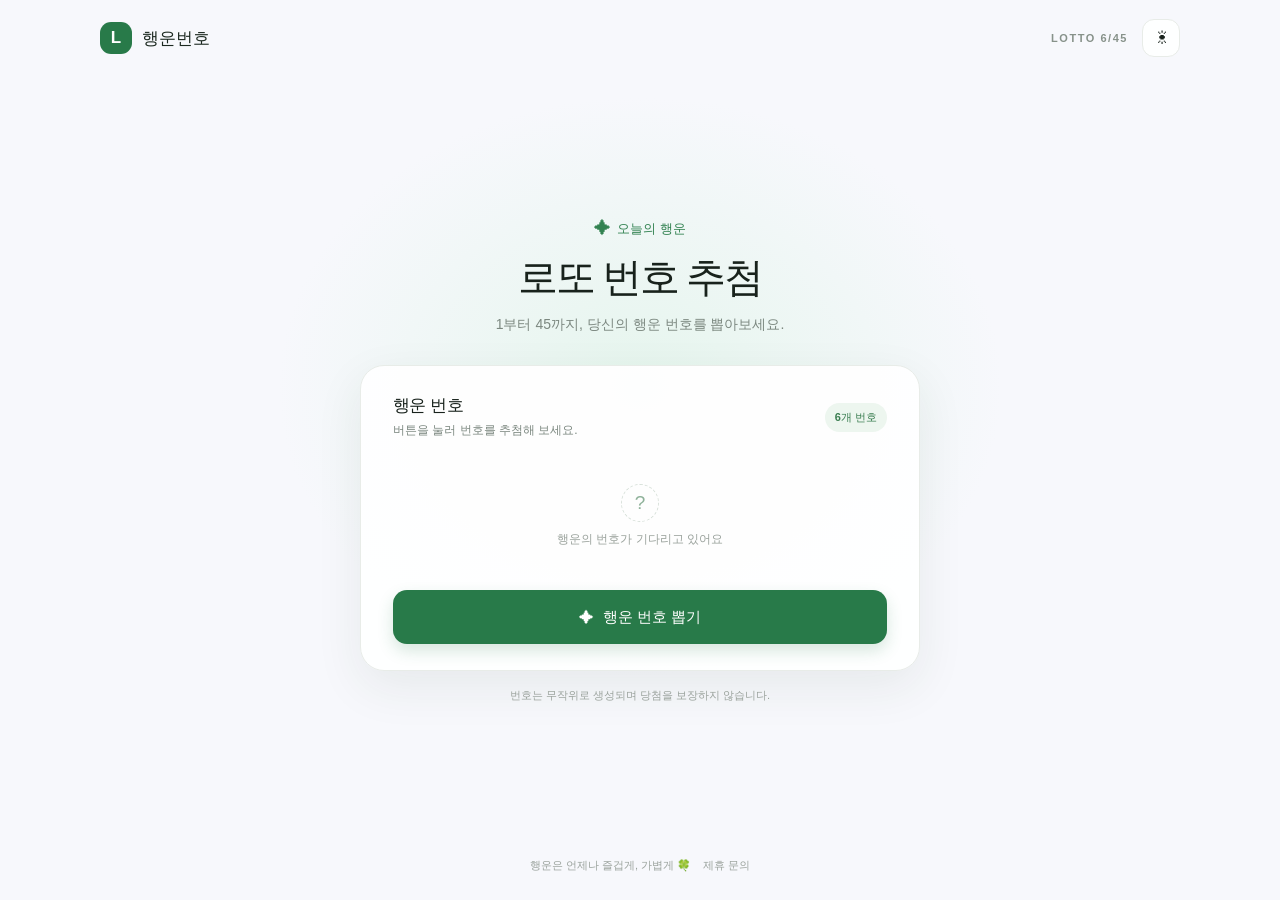
<file: new project test/index.html>
<!doctype html>
<html lang="ko">
  <head>
    <meta charset="UTF-8" />
    <meta name="viewport" content="width=device-width, initial-scale=1.0" />
    <meta
      name="description"
      content="버튼을 눌러 로또 6/45 행운 번호를 추첨해 보세요."
    />
    <meta name="theme-color" content="#f7f8fc" />
    <title>행운번호 - 로또 번호 추첨</title>
    <link rel="stylesheet" href="styles.css" />
    <script src="script.js" defer></script>
  </head>
  <body>
    <main class="page">
      <header class="site-header">
        <a class="brand" href="#" aria-label="행운번호 홈">
          <span class="brand-mark" aria-hidden="true">L</span>
          <span>행운번호</span>
        </a>
        <div class="header-actions">
          <span class="header-note">LOTTO 6/45</span>
          <button
            id="theme-toggle"
            class="theme-toggle"
            type="button"
            aria-label="다크 모드로 전환"
            title="다크 모드로 전환"
            aria-pressed="false"
          >
            <span class="theme-icon theme-icon-light" aria-hidden="true">☀</span>
            <span class="theme-icon theme-icon-dark" aria-hidden="true">☾</span>
          </button>
        </div>
      </header>

      <section class="lotto-card" aria-labelledby="page-title">
        <div class="intro">
          <span class="eyebrow"><span aria-hidden="true">✦</span> 오늘의 행운</span>
          <h1 id="page-title">로또 번호 추첨</h1>
          <p>1부터 45까지, 당신의 행운 번호를 뽑아보세요.</p>
        </div>

        <div class="ticket">
          <div class="ticket-heading">
            <div>
              <h2>행운 번호</h2>
              <p id="result-caption">버튼을 눌러 번호를 추첨해 보세요.</p>
            </div>
            <span class="ticket-badge">6개 번호</span>
          </div>

          <div id="results" class="results" aria-live="polite" aria-relevant="additions"></div>
          <div id="empty-state" class="empty-state">
            <span class="empty-icon" aria-hidden="true">?</span>
            <span>행운의 번호가 기다리고 있어요</span>
          </div>

          <button id="draw-button" class="draw-button" type="button">
            <span aria-hidden="true">✦</span>
            행운 번호 뽑기
          </button>
        </div>

        <p class="disclaimer">
          번호는 무작위로 생성되며 당첨을 보장하지 않습니다.
        </p>
      </section>

      <footer class="site-footer">
        <span>행운은 언제나 즐겁게, 가볍게 🍀</span>
        <a href="https://partnership-inquiry.pages.dev/">제휴 문의</a>
      </footer>
    </main>
  </body>
</html>
</file>
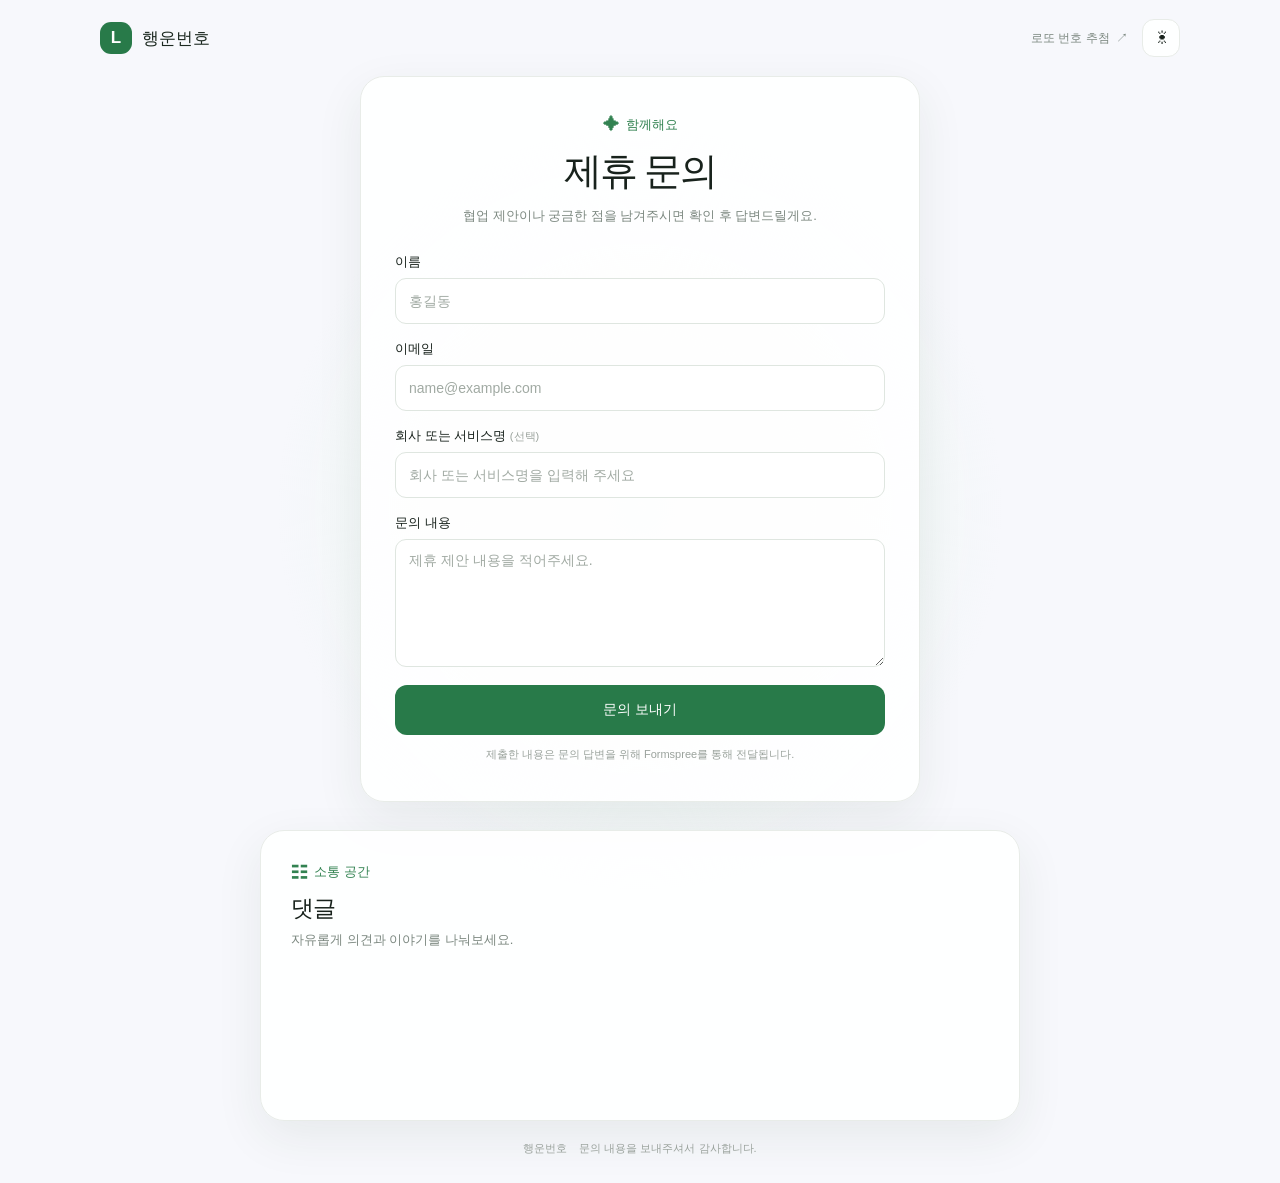
<file: partnership inquiry/index.html>
<!doctype html>
<html lang="ko">
  <head>
    <meta charset="UTF-8" />
    <meta name="viewport" content="width=device-width, initial-scale=1.0" />
    <meta
      name="description"
      content="행운번호 서비스의 제휴 및 협업 문의를 보내주세요."
    />
    <meta name="theme-color" content="#f7f8fc" />
    <title>제휴 문의 - 행운번호</title>
    <link rel="stylesheet" href="styles.css" />
    <script src="script.js" defer></script>
  </head>
  <body>
    <main class="page">
      <header class="site-header">
        <a
          class="brand"
          href="https://product-test-7gv.pages.dev/"
          aria-label="행운번호 로또 추첨 사이트로 이동"
        >
          <span class="brand-mark" aria-hidden="true">L</span>
          <span>행운번호</span>
        </a>
        <div class="header-actions">
          <a class="lotto-link" href="https://product-test-7gv.pages.dev/">
            로또 번호 추첨
            <span aria-hidden="true">↗</span>
          </a>
          <button
            id="theme-toggle"
            class="theme-toggle"
            type="button"
            aria-label="다크 모드로 전환"
            title="다크 모드로 전환"
            aria-pressed="false"
          >
            <span class="theme-icon theme-icon-light" aria-hidden="true">☀</span>
            <span class="theme-icon theme-icon-dark" aria-hidden="true">☾</span>
          </button>
        </div>
      </header>

      <section class="inquiry-card" aria-labelledby="page-title">
        <div class="intro">
          <span class="eyebrow"><span aria-hidden="true">✦</span> 함께해요</span>
          <h1 id="page-title">제휴 문의</h1>
          <p>협업 제안이나 궁금한 점을 남겨주시면 확인 후 답변드릴게요.</p>
        </div>

        <form
          class="inquiry-form"
          action="https://formspree.io/f/mjygolnb"
          method="POST"
        >
          <div class="form-field">
            <label for="inquiry-name">이름</label>
            <input
              id="inquiry-name"
              name="name"
              type="text"
              autocomplete="name"
              placeholder="홍길동"
              required
            />
          </div>

          <div class="form-field">
            <label for="inquiry-email">이메일</label>
            <input
              id="inquiry-email"
              name="email"
              type="email"
              autocomplete="email"
              placeholder="name@example.com"
              required
            />
          </div>

          <div class="form-field">
            <label for="inquiry-company">회사 또는 서비스명 <span>(선택)</span></label>
            <input
              id="inquiry-company"
              name="company"
              type="text"
              autocomplete="organization"
              placeholder="회사 또는 서비스명을 입력해 주세요"
            />
          </div>

          <div class="form-field">
            <label for="inquiry-message">문의 내용</label>
            <textarea
              id="inquiry-message"
              name="message"
              rows="5"
              placeholder="제휴 제안 내용을 적어주세요."
              required
            ></textarea>
          </div>

          <input
            type="hidden"
            name="_subject"
            value="행운번호 사이트 제휴 문의"
          />

          <button class="submit-button" type="submit">문의 보내기</button>
          <p class="form-note">
            제출한 내용은 문의 답변을 위해 Formspree를 통해 전달됩니다.
          </p>
        </form>
      </section>

      <section class="comments-card" aria-labelledby="comments-title">
        <div class="comments-heading">
          <span class="eyebrow"><span aria-hidden="true">☷</span> 소통 공간</span>
          <h2 id="comments-title">댓글</h2>
          <p>자유롭게 의견과 이야기를 나눠보세요.</p>
        </div>
        <div id="disqus_thread"></div>
        <script>
          var disqus_config = function () {
            this.page.url = "https://partnership-inquiry.pages.dev/";
            this.page.identifier = "partnership-inquiry";
          };
          (function () {
            var d = document;
            var s = d.createElement("script");
            s.src = "https://pongproduct.disqus.com/embed.js";
            s.setAttribute("data-timestamp", String(Date.now()));
            (d.head || d.body).appendChild(s);
          })();
        </script>
        <noscript>
          <p>
            댓글을 보려면 JavaScript를 활성화해 주세요.
            <a href="https://disqus.com/?ref_noscript">Disqus 제공 댓글</a>
          </p>
        </noscript>
      </section>

      <footer class="site-footer">
        <a href="https://product-test-7gv.pages.dev/">행운번호</a>
        <span>문의 내용을 보내주셔서 감사합니다.</span>
      </footer>
    </main>
  </body>
</html>
</file>
<file: new project test/styles.css>
:root {
  font-family: -apple-system, BlinkMacSystemFont, "Noto Sans KR", sans-serif;
  color: var(--text-primary);
  background: var(--page-bg);
  color-scheme: light;
  --page-bg: #f7f8fc;
  --page-glow: rgba(222, 244, 231, 0.7);
  --text-primary: #18221c;
  --text-brand: #1c2920;
  --text-muted: #7c8880;
  --text-subtle: #9aa29c;
  --text-faint: #87928a;
  --accent: #328251;
  --ticket-bg: rgba(255, 255, 255, 0.94);
  --ticket-border: #e8ece8;
  --row-border: #eff1ef;
  --badge-bg: #edf6ef;
  --badge-text: #397d50;
  --empty-border: #d8e1da;
  --empty-text: #8fb29a;
  --card-shadow: rgba(32, 64, 43, 0.08);
  font-synthesis: none;
  text-rendering: optimizeLegibility;
  -webkit-font-smoothing: antialiased;
  -moz-osx-font-smoothing: grayscale;
  font-optical-sizing: auto;
}

:root[data-theme="dark"] {
  color-scheme: dark;
  --page-bg: #111713;
  --page-glow: rgba(38, 86, 55, 0.24);
  --text-primary: #edf3ee;
  --text-brand: #edf3ee;
  --text-muted: #a3b0a6;
  --text-subtle: #91a095;
  --text-faint: #9eaea2;
  --accent: #83d39a;
  --ticket-bg: rgba(27, 36, 30, 0.96);
  --ticket-border: #344138;
  --row-border: #344138;
  --badge-bg: #263b2d;
  --badge-text: #a4e1b3;
  --empty-border: #435248;
  --empty-text: #a1c8aa;
  --card-shadow: rgba(0, 0, 0, 0.24);
}

* {
  box-sizing: border-box;
}

body {
  min-width: 320px;
  min-height: 100vh;
  margin: 0;
  background:
    radial-gradient(ellipse at 50% 43%, var(--page-glow), transparent 40%),
    var(--page-bg);
  transition: background-color 180ms ease, color 180ms ease;
}

button,
a {
  font: inherit;
}

.page {
  display: flex;
  min-height: 100vh;
  flex-direction: column;
  align-items: center;
  padding: 0 24px;
}

.site-header {
  display: flex;
  width: min(100%, 1080px);
  height: 76px;
  align-items: center;
  justify-content: space-between;
}

.brand {
  display: inline-flex;
  align-items: center;
  gap: 10px;
  color: var(--text-brand);
  font-size: 17px;
  font-weight: 800;
  text-decoration: none;
}

.brand-mark {
  display: grid;
  width: 32px;
  height: 32px;
  place-items: center;
  border-radius: 11px;
  background: #287a49;
  color: white;
  font-size: 17px;
  font-weight: 800;
}

.header-actions {
  display: flex;
  align-items: center;
  gap: 14px;
}

.header-note {
  color: var(--text-faint);
  font-size: 11px;
  font-weight: 700;
  letter-spacing: 0.14em;
}

.theme-toggle {
  display: grid;
  width: 38px;
  height: 38px;
  place-items: center;
  border: 1px solid var(--ticket-border);
  border-radius: 12px;
  background: var(--ticket-bg);
  color: var(--text-primary);
  cursor: pointer;
  font-size: 18px;
  line-height: 1;
  transition: background-color 150ms ease, border-color 150ms ease, transform 150ms ease;
}

.theme-toggle:hover {
  transform: translateY(-1px);
}

.theme-toggle:focus-visible {
  outline: 3px solid #9bd4ad;
  outline-offset: 3px;
}

.theme-icon-dark,
:root[data-theme="dark"] .theme-icon-light {
  display: none;
}

:root[data-theme="dark"] .theme-icon-dark {
  display: inline;
}

.lotto-card {
  width: min(100%, 560px);
  margin: auto 0;
  padding: 40px 0 32px;
  text-align: center;
}

.intro {
  margin-bottom: 30px;
}

.eyebrow {
  display: inline-flex;
  align-items: center;
  gap: 6px;
  color: var(--accent);
  font-size: 13px;
  font-weight: 700;
}

.eyebrow span {
  font-size: 17px;
}

h1 {
  margin: 11px 0 8px;
  font-size: clamp(30px, 6vw, 40px);
  font-weight: 800;
  letter-spacing: -0.06em;
}

.intro p,
.ticket-heading p {
  margin: 0;
  color: var(--text-muted);
  font-size: 14px;
  line-height: 1.6;
}

.ticket {
  padding: 28px 32px 26px;
  border: 1px solid var(--ticket-border);
  border-radius: 24px;
  background: var(--ticket-bg);
  box-shadow: 0 16px 48px var(--card-shadow);
}

.ticket-heading {
  display: flex;
  align-items: center;
  justify-content: space-between;
  gap: 12px;
  margin-bottom: 24px;
  text-align: left;
}

.ticket-heading h2 {
  margin: 0 0 4px;
  font-size: 17px;
  font-weight: 800;
  letter-spacing: -0.03em;
}

.ticket-heading p {
  font-size: 12px;
}

.ticket-badge {
  flex: none;
  padding: 7px 10px;
  border-radius: 999px;
  background: var(--badge-bg);
  color: var(--badge-text);
  font-size: 11px;
  font-weight: 700;
}

.results {
  display: grid;
  gap: 10px;
  text-align: left;
}

.result-row {
  display: flex;
  min-height: 54px;
  align-items: center;
  gap: clamp(5px, 2vw, 12px);
  padding: 8px 11px;
  border: 1px solid var(--row-border);
  border-radius: 14px;
  animation: appear 280ms both;
}

.row-label {
  width: 34px;
  flex: none;
  color: var(--text-subtle);
  font-size: 11px;
  font-weight: 700;
  text-align: center;
}

.number-ball {
  display: grid;
  width: clamp(34px, 8vw, 42px);
  height: clamp(34px, 8vw, 42px);
  flex: 1 1 0;
  max-width: 42px;
  place-items: center;
  border-radius: 50%;
  color: white;
  font-size: 14px;
  font-weight: 800;
  box-shadow: inset 0 -2px 0 rgba(0, 0, 0, 0.08);
}

.number-ball[data-range="1"] {
  background: #f2bb42;
}

.number-ball[data-range="2"] {
  background: #559bd4;
}

.number-ball[data-range="3"] {
  background: #e76c5e;
}

.number-ball[data-range="4"] {
  background: #8b929b;
}

.number-ball[data-range="5"] {
  background: #73b76b;
}

.empty-state {
  display: flex;
  min-height: 104px;
  flex-direction: column;
  align-items: center;
  justify-content: center;
  gap: 9px;
  color: var(--text-subtle);
  font-size: 12px;
}

.empty-state[hidden] {
  display: none;
}

.empty-icon {
  display: grid;
  width: 38px;
  height: 38px;
  place-items: center;
  border: 1px dashed var(--empty-border);
  border-radius: 50%;
  color: var(--empty-text);
  font-size: 19px;
  font-weight: 500;
}

.draw-button {
  display: flex;
  width: 100%;
  min-height: 54px;
  align-items: center;
  justify-content: center;
  gap: 9px;
  margin-top: 22px;
  border: 0;
  border-radius: 14px;
  background: #287a49;
  color: white;
  cursor: pointer;
  font-size: 15px;
  font-weight: 700;
  transition: background 150ms ease, transform 150ms ease, box-shadow 150ms ease;
  box-shadow: 0 7px 16px rgba(40, 122, 73, 0.18);
}

.draw-button:hover {
  transform: translateY(-1px);
  background: #21683d;
  box-shadow: 0 9px 20px rgba(40, 122, 73, 0.25);
}

.draw-button:focus-visible,
.brand:focus-visible {
  outline: 3px solid #9bd4ad;
  outline-offset: 3px;
}

.draw-button:active {
  transform: translateY(0);
}

.disclaimer {
  margin: 17px 0 0;
  color: var(--text-subtle);
  font-size: 11px;
}

.site-footer {
  display: flex;
  align-items: center;
  gap: 12px;
  padding: 20px 0 27px;
  color: var(--text-subtle);
  font-size: 11px;
}

.site-footer a {
  color: inherit;
  font-weight: 700;
  text-decoration: none;
}

.site-footer a:hover {
  color: var(--accent);
}

@keyframes appear {
  from {
    opacity: 0;
    transform: translateY(5px);
  }

  to {
    opacity: 1;
    transform: translateY(0);
  }
}

@media (max-width: 480px) {
  .page {
    padding: 0 16px;
  }

  .site-header {
    height: 64px;
  }

  .lotto-card {
    padding-top: 30px;
  }

  .ticket {
    padding: 23px 16px 20px;
    border-radius: 20px;
  }

  .result-row {
    gap: 5px;
    padding: 7px 6px;
  }

  .row-label {
    width: 28px;
  }
}

@media (prefers-reduced-motion: reduce) {
  *,
  *::before,
  *::after {
    scroll-behavior: auto !important;
    animation-duration: 0.01ms !important;
    animation-iteration-count: 1 !important;
    transition-duration: 0.01ms !important;
  }
}
</file>
<file: partnership inquiry/styles.css>
:root {
  font-family: -apple-system, BlinkMacSystemFont, "Noto Sans KR", sans-serif;
  color: var(--text-primary);
  background: var(--page-bg);
  color-scheme: light;
  --page-bg: #f7f8fc;
  --page-glow: rgba(222, 244, 231, 0.7);
  --text-primary: #18221c;
  --text-brand: #1c2920;
  --text-muted: #7c8880;
  --text-subtle: #9aa29c;
  --text-faint: #87928a;
  --accent: #328251;
  --card-bg: rgba(255, 255, 255, 0.94);
  --card-border: #e8ece8;
  --input-bg: #ffffff;
  --input-border: #dfe6e0;
  --input-placeholder: #a1aaa3;
  --card-shadow: rgba(32, 64, 43, 0.08);
  font-synthesis: none;
  text-rendering: optimizeLegibility;
  -webkit-font-smoothing: antialiased;
  -moz-osx-font-smoothing: grayscale;
  font-optical-sizing: auto;
}

:root[data-theme="dark"] {
  color-scheme: dark;
  --page-bg: #111713;
  --page-glow: rgba(38, 86, 55, 0.24);
  --text-primary: #edf3ee;
  --text-brand: #edf3ee;
  --text-muted: #a3b0a6;
  --text-subtle: #91a095;
  --text-faint: #9eaea2;
  --accent: #83d39a;
  --card-bg: rgba(27, 36, 30, 0.96);
  --card-border: #344138;
  --input-bg: #151d18;
  --input-border: #435248;
  --input-placeholder: #829188;
  --card-shadow: rgba(0, 0, 0, 0.24);
}

* {
  box-sizing: border-box;
}

body {
  min-width: 320px;
  min-height: 100vh;
  margin: 0;
  background:
    radial-gradient(ellipse at 50% 43%, var(--page-glow), transparent 40%),
    var(--page-bg);
  transition: background-color 180ms ease, color 180ms ease;
}

button,
a,
input,
textarea {
  font: inherit;
}

.page {
  display: flex;
  min-height: 100vh;
  flex-direction: column;
  align-items: center;
  padding: 0 24px;
}

.site-header {
  display: flex;
  width: min(100%, 1080px);
  height: 76px;
  align-items: center;
  justify-content: space-between;
}

.brand {
  display: inline-flex;
  align-items: center;
  gap: 10px;
  color: var(--text-brand);
  font-size: 17px;
  font-weight: 800;
  text-decoration: none;
}

.brand-mark {
  display: grid;
  width: 32px;
  height: 32px;
  place-items: center;
  border-radius: 11px;
  background: #287a49;
  color: white;
  font-size: 17px;
}

.header-actions {
  display: flex;
  align-items: center;
  gap: 14px;
}

.lotto-link {
  color: var(--text-muted);
  font-size: 12px;
  font-weight: 700;
  text-decoration: none;
}

.lotto-link:hover,
.site-footer a:hover {
  color: var(--accent);
}

.lotto-link span {
  margin-left: 3px;
}

.theme-toggle {
  display: grid;
  width: 38px;
  height: 38px;
  place-items: center;
  border: 1px solid var(--card-border);
  border-radius: 12px;
  background: var(--card-bg);
  color: var(--text-primary);
  cursor: pointer;
  font-size: 18px;
  line-height: 1;
  transition: background-color 150ms ease, border-color 150ms ease, transform 150ms ease;
}

.theme-toggle:hover {
  transform: translateY(-1px);
}

.theme-icon-dark,
:root[data-theme="dark"] .theme-icon-light {
  display: none;
}

:root[data-theme="dark"] .theme-icon-dark {
  display: inline;
}

.inquiry-card {
  width: min(100%, 560px);
  margin: auto 0;
  padding: 38px 34px;
  border: 1px solid var(--card-border);
  border-radius: 24px;
  background: var(--card-bg);
  box-shadow: 0 16px 48px var(--card-shadow);
}

.intro {
  margin-bottom: 26px;
  text-align: center;
}

.eyebrow {
  display: inline-flex;
  align-items: center;
  gap: 6px;
  color: var(--accent);
  font-size: 13px;
  font-weight: 700;
}

.eyebrow span {
  font-size: 17px;
}

h1 {
  margin: 11px 0 8px;
  font-size: clamp(30px, 6vw, 38px);
  font-weight: 800;
  letter-spacing: -0.06em;
}

.intro p {
  margin: 0;
  color: var(--text-muted);
  font-size: 13px;
  line-height: 1.7;
}

.inquiry-form {
  display: grid;
  gap: 16px;
}

.form-field {
  display: grid;
  gap: 7px;
}

.form-field label {
  color: var(--text-primary);
  font-size: 13px;
  font-weight: 700;
}

.form-field label span {
  color: var(--text-subtle);
  font-size: 11px;
  font-weight: 500;
}

.form-field input,
.form-field textarea {
  width: 100%;
  border: 1px solid var(--input-border);
  border-radius: 11px;
  background: var(--input-bg);
  color: var(--text-primary);
  font-size: 14px;
  transition: border-color 150ms ease, box-shadow 150ms ease;
}

.form-field input {
  min-height: 46px;
  padding: 0 13px;
}

.form-field textarea {
  min-height: 128px;
  padding: 12px 13px;
  resize: vertical;
}

.form-field input::placeholder,
.form-field textarea::placeholder {
  color: var(--input-placeholder);
}

.form-field input:focus,
.form-field textarea:focus {
  border-color: var(--accent);
  outline: none;
  box-shadow: 0 0 0 3px color-mix(in srgb, var(--accent) 18%, transparent);
}

.submit-button {
  width: 100%;
  min-height: 50px;
  margin-top: 2px;
  border: 0;
  border-radius: 12px;
  background: #287a49;
  color: white;
  cursor: pointer;
  font-size: 14px;
  font-weight: 700;
  transition: background 150ms ease, transform 150ms ease;
}

.submit-button:hover {
  transform: translateY(-1px);
  background: #21683d;
}

.theme-toggle:focus-visible,
.submit-button:focus-visible,
.brand:focus-visible,
.lotto-link:focus-visible {
  outline: 3px solid #9bd4ad;
  outline-offset: 3px;
}

.form-note {
  margin: -5px 0 0;
  color: var(--text-subtle);
  font-size: 11px;
  line-height: 1.5;
  text-align: center;
}

.comments-card {
  width: min(100%, 760px);
  margin: 28px 0 0;
  padding: 30px;
  border: 1px solid var(--card-border);
  border-radius: 24px;
  background: var(--card-bg);
  box-shadow: 0 16px 48px var(--card-shadow);
}

.comments-heading {
  margin-bottom: 20px;
}

.comments-heading h2 {
  margin: 9px 0 6px;
  font-size: 23px;
  font-weight: 800;
  letter-spacing: -0.05em;
}

.comments-heading p {
  margin: 0;
  color: var(--text-muted);
  font-size: 13px;
  line-height: 1.6;
}

#disqus_thread {
  min-height: 120px;
}

.site-footer {
  display: flex;
  align-items: center;
  gap: 12px;
  padding: 20px 0 27px;
  color: var(--text-subtle);
  font-size: 11px;
}

.site-footer a {
  color: inherit;
  font-weight: 700;
  text-decoration: none;
}

@media (max-width: 480px) {
  .page {
    padding: 0 16px;
  }

  .site-header {
    height: 64px;
  }

  .header-actions {
    gap: 10px;
  }

  .inquiry-card {
    padding: 28px 20px;
    border-radius: 20px;
  }

  .comments-card {
    margin-top: 20px;
    padding: 23px 18px;
    border-radius: 20px;
  }
}

@media (prefers-reduced-motion: reduce) {
  *,
  *::before,
  *::after {
    scroll-behavior: auto !important;
    animation-duration: 0.01ms !important;
    animation-iteration-count: 1 !important;
    transition-duration: 0.01ms !important;
  }
}
</file>
